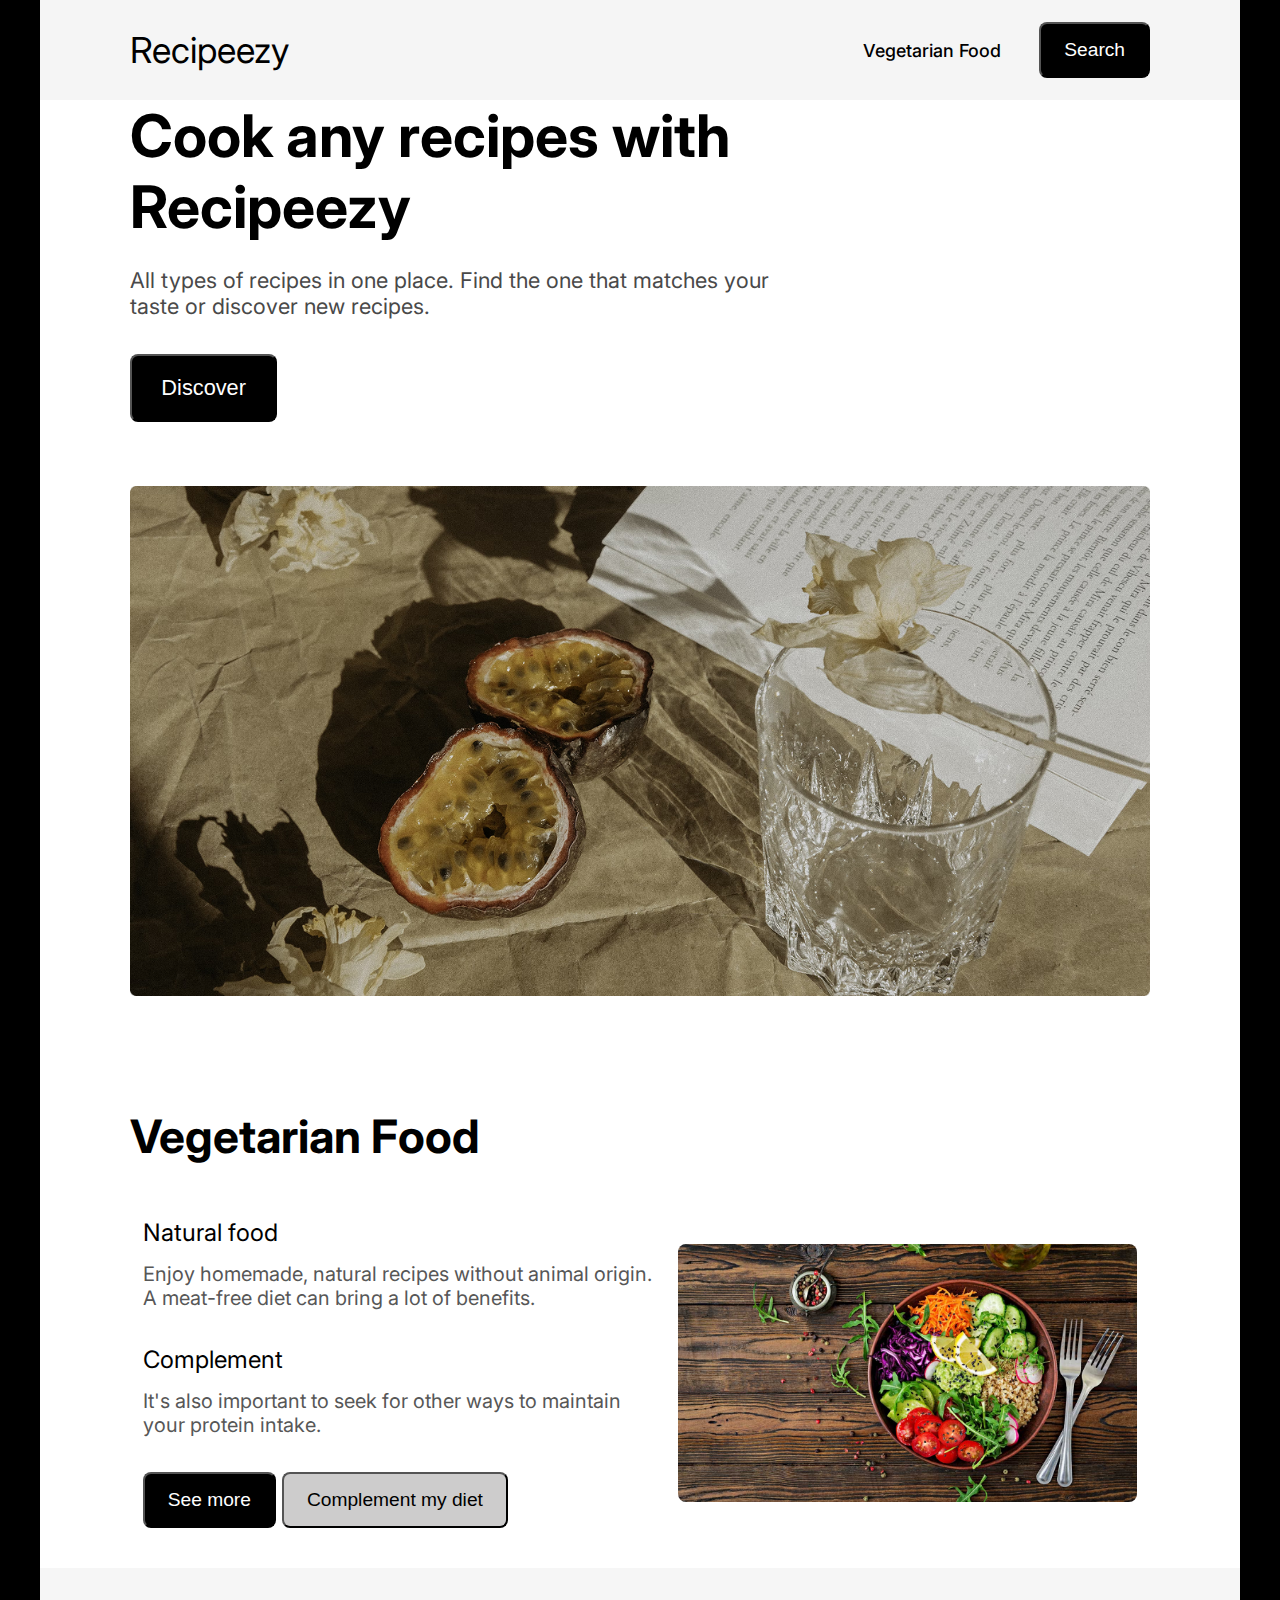
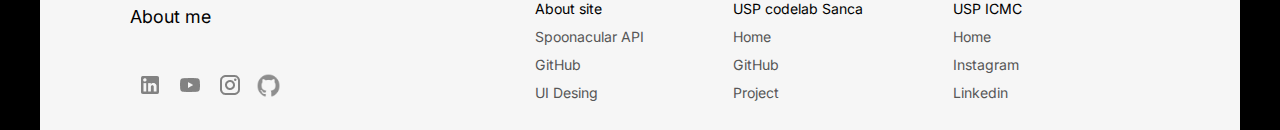
<file: index.html>
<!DOCTYPE html>
<html lang="en">
<head>
    <meta charset="UTF-8">
    <meta name="viewport" content="width=device-width, initial-scale=1.0">
    <title>Recipeezy</title>
    <link rel="stylesheet" href="style.css">
    <link rel="preconnect" href="https://fonts.googleapis.com">
    <link rel="preconnect" href="https://fonts.gstatic.com" crossorigin>
    <link href="https://fonts.googleapis.com/css2?family=Inter:ital,opsz,wght@0,14..32,100..900;1,14..32,100..900&family=Ubuntu+Sans:ital,wght@0,100..800;1,100..800&display=swap" rel="stylesheet">
</head>
<body>
    <div id="black-strips">
        
        <main>
            
            <header id="main_header">
                <p  onclick="carregarHome()" id="site-name">Recipeezy</p>

                <nav>
                    <div class="page-btn" id="nav-veg-btn">Vegetarian Food</div>
                    <!-- <div class="page-btn">Page 2</div>
                    <div class="page-btn">Page 3</div> -->
                    <button id="search-btn" class="btn">Search</button>
                </nav>

            </header>
            
            <div id="conteudo-pagina">
                <section id="landing-page-section">
                    <p id="landing-page-title">Cook any recipes with Recipeezy</p>
                    <p class="texto-normal" style="padding-bottom: 20px;">All types of recipes in one place. Find the one that matches your taste or discover new recipes.</p>
                    <button class="btn" id="landing-page-btn">Discover</button>
                </section>

                <img src="src/imagens/imagem_provisoria.png" id="main-img" alt="Decoration image">

                <section id="vegetarian-food">
                    <p class="section-heading">Vegetarian Food</p>

                    <div class="container-horizontal">
                        <div id="textos-vegetariano">
                            <p class="subheading">Natural food</p>
                            <p class="texto-normal2">Enjoy homemade, natural recipes without animal origin. A meat-free diet can bring a lot of benefits.</p>
                            <p class="subheading">Complement</p>
                            <p class="texto-normal2">It's also important to seek for other ways to maintain your protein intake.</p>
                            <button class="btn" id="veg-btn">See more</button>
                            <button class="btn" id="complement-btn">Complement my diet</button>
                
                        </div>
                        <img src="src/imagens/veg_food1.jpg" id="veg-img" alt="Some vegetarian meal image">
                    </div>

                </section>

                <p id="div-invisible"></p>
            </div>

        </main>

        <footer>
            
            <div id="footer-left">
                
                <p id="footer-site-name">About me</p>
                
                <div id="socials-div">
                    <a href="https://www.linkedin.com/in/erik-min-soo-chung-222098364/"> <img class="icon" src="src/imagens/linkedin.png"> </a>
                    <a href="https://www.youtube.com/@erikchungviolinsoloist1429"> <img class="icon" src="src/imagens/youtube.png"> </a>
                    <a href="https://www.instagram.com/erik.minsoo/"> <img class="icon" src="src/imagens/insta.png"> </a>
                    <a href="https://github.com/ViolinSoloist"> <img class="icon" id="github-icon" src="src/imagens/icone-github-grise.png"> </a>
                </div>

            </div> 

            <div id="footer-right">
                <article class="article-topic" class="texto-normal2">
                    About site
                    <a href="https://spoonacular.com/food-api" class="texto-normal2 subtopic">Spoonacular API</a>
                    <a href="https://github.com/ViolinSoloist/recipeezy" class="texto-normal2 subtopic">GitHub</a>
                    <a href="https://www.figma.com" class="texto-normal2 subtopic hover">UI Desing</a> 
                </article>

                <article class="article-topic" class="texto-normal2">
                    USP codelab Sanca
                    <a href="https://codelab.icmc.usp.br/" class="texto-normal2 subtopic">Home</a>
                    <a href="https://github.com/USPCodeLabSanca" class="texto-normal2 subtopic">GitHub</a>
                    <a href="https://uspcodelabsanca.notion.site/Projeto-do-Curso-1f18def36c1680e182e1c0ac4aa8ab7d" class="texto-normal2 subtopic">Project</a> 
                </article>

                <article class="article-topic" class="texto-normal2">
                    USP ICMC
                    <a href="https://www.icmc.usp.br/" class="texto-normal2 subtopic">Home</a>
                    <a href="https://www.instagram.com/icmc.usp/?hl=en" class="texto-normal2 subtopic">Instagram</a>
                    <a href="https://br.linkedin.com/school/icmc-usp/" class="texto-normal2 subtopic">Linkedin</a> 
                </article>

            </div>

        </footer>

    </div>


    <div id="search-modal-overlay" class="modal-overlay hidden"> 
        <div id="search-modal-content"> 
            <form id="search-form"> 
                <input type="text" id="search-input" placeholder="What is in your mind?" autocomplete="off">
                <button type="submit" class="btn" id="confirm-search-btn">Search</button>
            </form>
        </div>
    </div>

    <script src="main.js"></script>   <script src="script.js"></script>
</body>
</html>
</file>
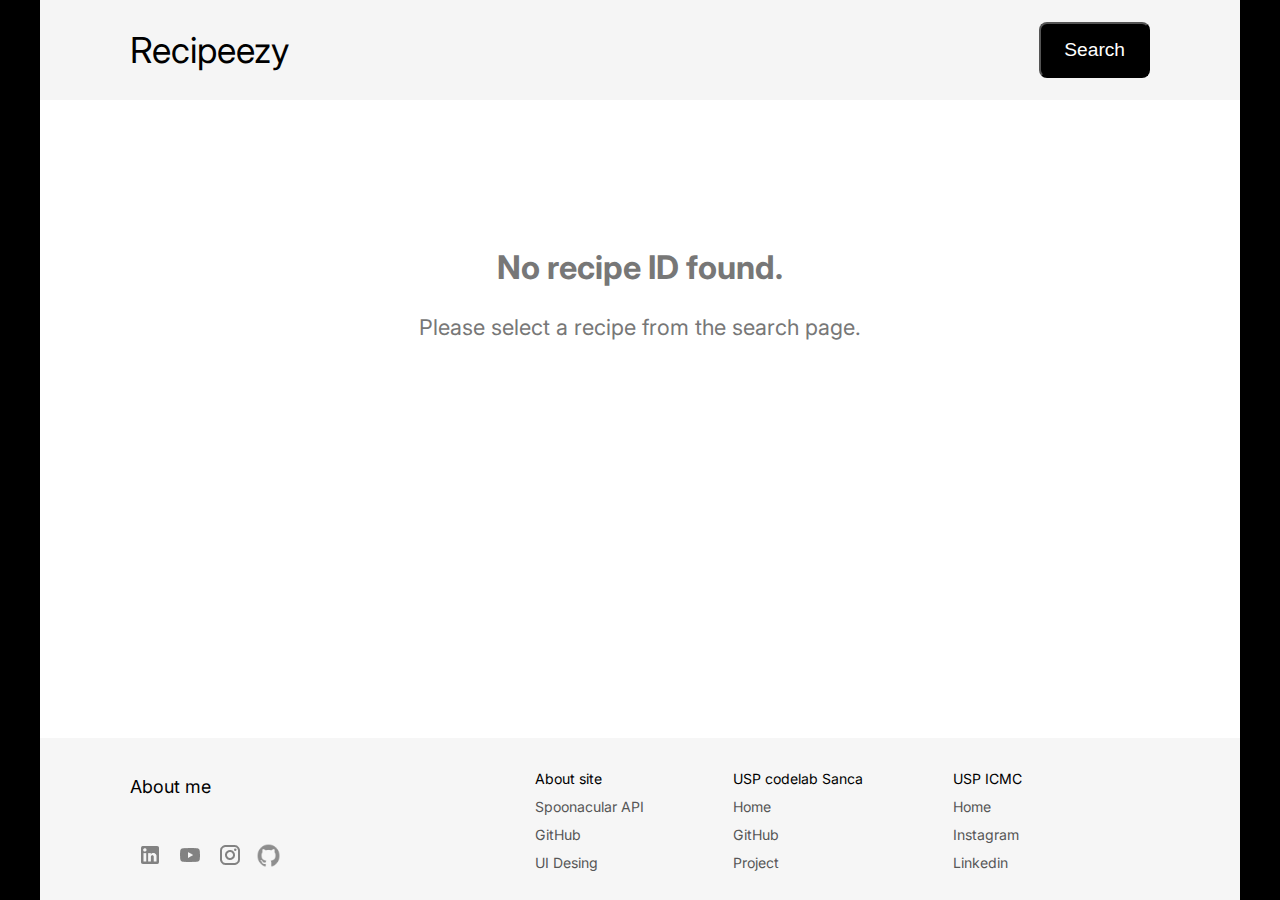
<file: detalhe-receita.html>
<!DOCTYPE html>
<html lang="en">
<head>
    <meta charset="UTF-8">
    <meta name="viewport" content="width=device-width, initial-scale=1.0">
    <title>Recipe Details - Recipeezy</title>
    <link rel="stylesheet" href="style.css">
    <link rel="preconnect" href="https://fonts.googleapis.com">
    <link rel="preconnect" href="https://fonts.gstatic.com" crossorigin>
    <link href="https://fonts.googleapis.com/css2?family=Inter:ital,opsz,wght@0,14..32,100..900;1,14..32,100..900&family=Ubuntu+Sans:ital,wght@0,100..800;1,100..800&display=swap" rel="stylesheet">
</head>
<body>
    <div id="black-strips">
        <main>
            <header id="main_header">
                <p id="site-name">Recipeezy</p>
                <nav>
                    <button id="search-btn" class="btn">Search</button>
                </nav>
            </header>
            
            <div id="recipe-detail-content">
                </div>
            
        </main>
        
        <footer id="main_footer">
            <div id="footer-left">
                
                <p id="footer-site-name">About me</p>
                
                <div id="socials-div">
                    <a href="https://www.linkedin.com/in/erik-min-soo-chung-222098364/"> <img class="icon" src="src/imagens/linkedin.png"> </a>
                    <a href="https://www.youtube.com/@erikchungviolinsoloist1429"> <img class="icon" src="src/imagens/youtube.png"> </a>
                    <a href="https://www.instagram.com/erik.minsoo/"> <img class="icon" src="src/imagens/insta.png"> </a>
                    <a href="https://github.com/ViolinSoloist"> <img class="icon" id="github-icon" src="src/imagens/icone-github-grise.png"> </a>
                </div>

            </div> 

            <div id="footer-right">
                <article class="article-topic" class="texto-normal2">
                    About site
                    <a href="https://spoonacular.com/food-api" class="texto-normal2 subtopic">Spoonacular API</a>
                    <a href="https://violinsoloist.github.io/" class="texto-normal2 subtopic">GitHub</a>
                    <a href="https://www.figma.com" class="texto-normal2 subtopic hover">UI Desing</a> 
                </article>

                <article class="article-topic" class="texto-normal2">
                    USP codelab Sanca
                    <a href="https://codelab.icmc.usp.br/" class="texto-normal2 subtopic">Home</a>
                    <a href="https://github.com/USPCodeLabSanca" class="texto-normal2 subtopic">GitHub</a>
                    <a href="https://uspcodelabsanca.notion.site/Projeto-do-Curso-1f18def36c1680e182e1c0ac4aa8ab7d" class="texto-normal2 subtopic">Project</a> 
                </article>

                <article class="article-topic" class="texto-normal2">
                    USP ICMC
                    <a href="https://www.icmc.usp.br/" class="texto-normal2 subtopic">Home</a>
                    <a href="https://www.instagram.com/icmc.usp/?hl=en" class="texto-normal2 subtopic">Instagram</a>
                    <a href="https://br.linkedin.com/school/icmc-usp/" class="texto-normal2 subtopic">Linkedin</a> 
                </article>

            </div>

        </footer>
    </div>

    <div id="search-modal-overlay" class="modal-overlay hidden"></div>
    
    <script src="main.js"></script>
    <script src="detalhe-receita.js"></script>
</body>
</html>
</file>
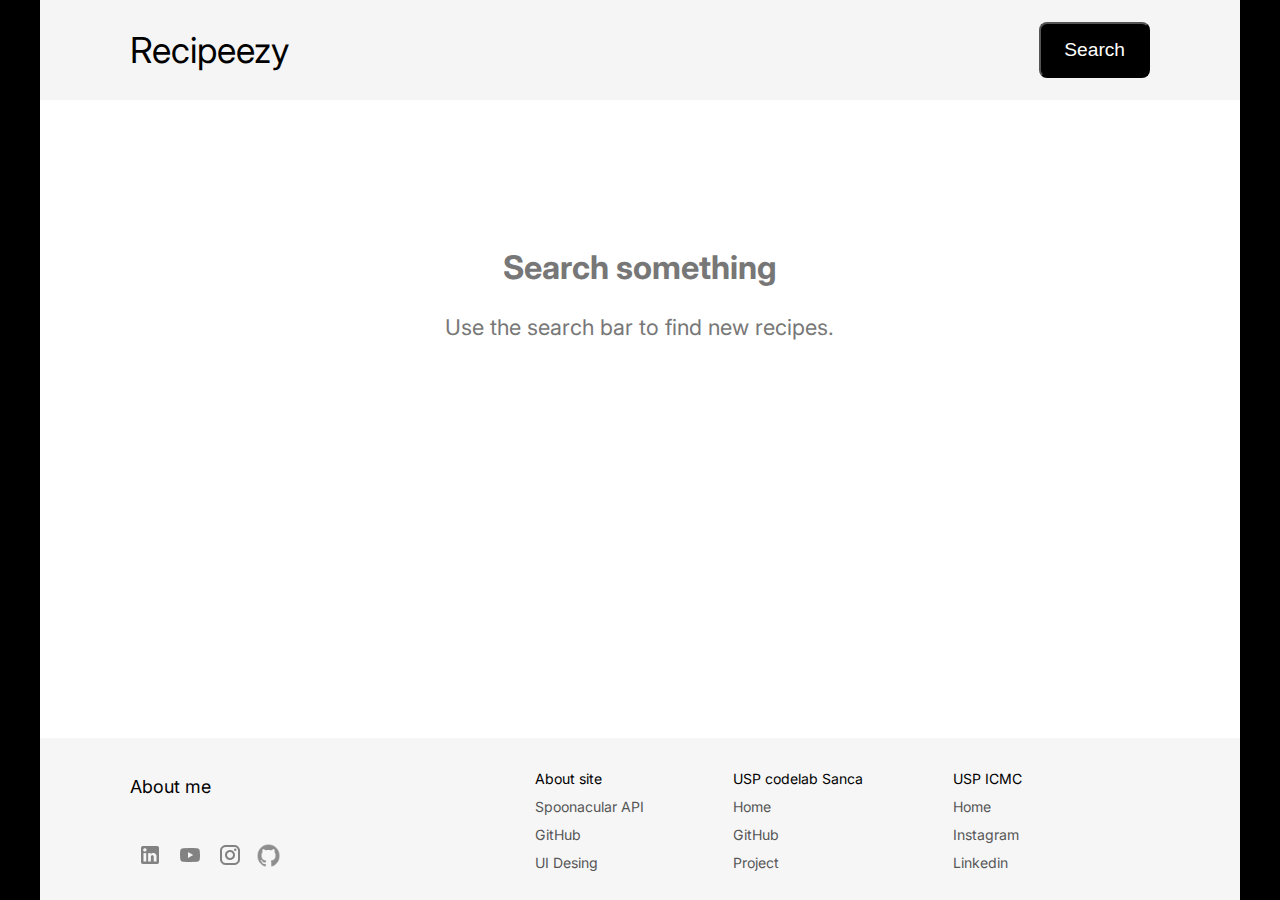
<file: search.html>
<!DOCTYPE html>
<html lang="en">
<head>
    <meta charset="UTF-8">
    <meta name="viewport" content="width=device-width, initial-scale=1.0">
    <title>Search Results - Recipeezy</title>
    <link rel="stylesheet" href="style.css">

    <link rel="preconnect" href="https://fonts.googleapis.com">
    <link rel="preconnect" href="https://fonts.gstatic.com" crossorigin>
    <link href="https://fonts.googleapis.com/css2?family=Inter:ital,opsz,wght@0,14..32,100..900;1,14..32,100..900&family=Ubuntu+Sans:ital,wght@0,100..800;1,100..800&display=swap" rel="stylesheet">
</head>
<body>
    <div id="black-strips">
        <main>
            <header id="main_header">
                <p id="site-name">Recipeezy</p>

                <nav>
                    <!-- <div class="page-btn" id="nav-veg-btn">Vegetarian Food</div> -->
                    <!-- <div class="page-btn">Page 2</div>
                    <div class="page-btn">Page 3</div> -->
                    <button id="search-btn" class="btn">Search</button>
                </nav>
            </header>
            
            <div id="search-page-content"></div>
            <div id="load-more-container"></div>
            
        </main>
        
        <footer id="main_footer">
            <div id="footer-left">
                
                <p id="footer-site-name">About me</p>
                
                <div id="socials-div">
                    <a href="https://www.linkedin.com/in/erik-min-soo-chung-222098364/"> <img class="icon" src="src/imagens/linkedin.png"> </a>
                    <a href="https://www.youtube.com/@erikchungviolinsoloist1429"> <img class="icon" src="src/imagens/youtube.png"> </a>
                    <a href="https://www.instagram.com/erik.minsoo/"> <img class="icon" src="src/imagens/insta.png"> </a>
                    <a href="https://github.com/ViolinSoloist"> <img class="icon" id="github-icon" src="src/imagens/icone-github-grise.png"> </a>
                </div>

            </div> 

            <div id="footer-right">
                <article class="article-topic" class="texto-normal2">
                    About site
                    <a href="https://spoonacular.com/food-api" class="texto-normal2 subtopic">Spoonacular API</a>
                    <a href="https://violinsoloist.github.io/" class="texto-normal2 subtopic">GitHub</a>
                    <a href="https://www.figma.com" class="texto-normal2 subtopic hover">UI Desing</a> 
                </article>

                <article class="article-topic" class="texto-normal2">
                    USP codelab Sanca
                    <a href="https://codelab.icmc.usp.br/" class="texto-normal2 subtopic">Home</a>
                    <a href="https://github.com/USPCodeLabSanca" class="texto-normal2 subtopic">GitHub</a>
                    <a href="https://uspcodelabsanca.notion.site/Projeto-do-Curso-1f18def36c1680e182e1c0ac4aa8ab7d" class="texto-normal2 subtopic">Project</a> 
                </article>

                <article class="article-topic" class="texto-normal2">
                    USP ICMC
                    <a href="https://www.icmc.usp.br/" class="texto-normal2 subtopic">Home</a>
                    <a href="https://www.instagram.com/icmc.usp/?hl=en" class="texto-normal2 subtopic">Instagram</a>
                    <a href="https://br.linkedin.com/school/icmc-usp/" class="texto-normal2 subtopic">Linkedin</a> 
                </article>

            </div>

        </footer>
    </div>

    <div id="search-modal-overlay" class="modal-overlay hidden"> 
    
    </div>
    
    <script src="main.js"></script>  <script src="search-page.js"></script>
    
</body>
</html>
</file>
<file: style.css>
html {
    scroll-behavior: smooth;
}

body {
    background-color: black;
    font-family: 'Inter';
    font-size: clamp(12px, 1.7vw, 1.7vw);
    margin: 0;
}

#black-strips {
    width: 93.7%;
    margin: 0 auto; 
    padding: 0;
    background-color: white;
    min-height: 100vh; /* cobrir tela toda */
    display: flex;
    flex-direction: column;
    justify-content: space-between;
}

main {
    padding: 100px 7vw 0 7vw;
    height: fit-content
}

header {
    position: fixed;
    top: 0;
    left: 0;
    right: 0;
    width: 93.7%; 
    margin: 0 auto; 
    background-color: rgb(245, 245, 245); 
    z-index: 500; 
    transition: transform 0.4s ease-in-out; 

    /* Suas propriedades existentes */
    height: 100px;
    display: flex;
    flex-direction: row;
    justify-content: space-between;
    align-items: center;
    font-size: xx-large;
    padding: 0 7vw; 
    box-sizing: border-box;
}

nav {
    display: flex;
    flex-direction: row;
    gap: 3vw;
}

.btn {
    font-size: clamp(10px, 1.5vw, 1.5vw);
    color: white;
    padding: clamp(10px, 1.2vw, 1.2vw) clamp(15px, 1.8vw, 1.8vw) clamp(10px, 1.2vw, 1.2vw) clamp(15px, 1.8vw, 1.8vw);
    border-radius: 8px;
    background-color: black;
}

.btn:hover {
    opacity: 70%;
    cursor: pointer;    
}

.page-btn {
    display: flex;
    align-self: center;
    font-size: clamp(12px, 1.4vw, 1.4vw);
    font-weight: 500;
}

.page-btn:hover {
    text-decoration: underline;
    opacity: 70%;
    cursor: pointer;
}

#site-name {
    font-size: clamp(20px, 2.8vw, 2.8vw);
}

#site-name:hover {
    text-decoration: underline;
    cursor: pointer;
}

#landing-page-section {
    width: clamp(300px, 52.5vw, 52.5vw);
    /* background-color: antiquewhite; */
    height: fit-content;
    margin-bottom: clamp(50px, 5vw, 5vw);
}

#landing-page-title {
    font-size: clamp(32px, 4.6vw, 4.6vw);
    font-weight: bold;
    margin: 0;
    margin-bottom: 25px;
}

.texto-normal {
    color: rgb(73, 73, 73);
    margin: 0;
    margin-bottom: 15px;

}

.texto-normal2 {
    color: rgb(87, 87, 87);
    margin-top: 0;
    margin-bottom: 35px;
    font-size: 20px;
}


#landing-page-btn {
    font-size: clamp(12px, 1.7vw, 1.7vw);
    font-weight: 0;
    padding: clamp(14px, 1.5vw, 2vw) clamp(18px, 2.3vw, 2.3vw) clamp(14px, 1.5vw, 2vw) clamp(18px, 2.3vw, 2.3vw);
    /* max-width: 140px; */
}

#main-img {
    width: 100%;
    position: relative;
    margin-bottom: 60px;
}

/* ========= comida vegetariana =========*/
#textos-vegetariano {
    width: 50%;
}

.container-horizontal{
    display: flex;
    flex-direction: row;
    align-items: center;
    justify-content: space-around;
}

.section-heading{
    font-size: clamp(30px, 3.6vw, 3.6vw);
    font-weight: bold;
    margin-bottom: 54px;
}

.subheading {
    font-size: 24px;
    margin-bottom: 15px;
    margin-top: 0px;
}

#veg-img{
    width: 45%;
    border-radius: 8px;
}

#complement-btn {
    background-color: #cdcccc;
    color: black;
}


#div-invisible{
    height: 40px;
    margin: 0;
}

/* ======= footer ======= */
footer{
    background-color: #f6f6f6;
    padding: 20px 7vw 0px 7vw;
    display: flex;
    flex-direction: row;
    justify-content: space-between;
}

#footer-left {
    width: 40%;
}

#footer-site-name {
    font-size: clamp(12px, 1.4vw, 1.4vw);
}

#socials-div {
    padding-top: 20px;
    padding-bottom: 20px;
    display: flex;
    flex-direction: row;
    align-items: center;
}

#github-icon {
    max-width: 25px;
    margin-left: 6px;
}

.icon:hover {
    opacity: 70%;
    cursor: pointer;
}

#footer-right {
    padding-bottom: 30px;
    padding-right: 10vw;
    display: flex;
    flex-direction: row;
    justify-content: end;
    width: 60vw;
    gap: 7vw;
}

.article-topic {
    color: black;
    font-size: clamp(10px, 1.1vw, 1.1vw);
    height: 90%;
    margin-top: 12px;
    margin-bottom: 0;
    /* padding-bottom: 10px; */
    display: flex;
    flex-direction: column;
    justify-content:space-between;
    align-items: flex-start;
}

.subtopic{
    font-size: clamp(10px, 1.1vw, 1.1vw);
    text-decoration: none; 
    margin: 0;
}

.subtopic:hover {
    cursor: pointer;
    text-decoration: underline;
    opacity: 85%;
}


/* ===================================== */
/* =========== PÁGINA BUSCA ============ */
/* ===================================== */

/*container principal*/
#search-page-content {
    padding-top: 40px;
}

/* Cabeçalho da seção de resultados */
.search-results-header {
    margin-bottom: 50px;
    border-bottom: 1px solid #e0e0e0;
    padding-bottom: 20px;
    
    /* Novas propriedades */
    display: flex;
    justify-content: space-between; 
    align-items: center;
    flex-wrap: wrap;              
    gap: 20px;
}

#protein-filter-form {
    display: flex;
    align-items: center;
    gap: 10px;
}

#protein-filter-form label {
    font-size: clamp(14px, 1.2vw, 16px);
    font-weight: 500;
    color: #333;
}

#protein-filter-form input {
    width: 70px; 
    padding: 8px 10px;
    font-size: 16px;
    border-radius: 6px;
    border: 1px solid #ccc;
    font-family: 'Inter', sans-serif;
}

#protein-filter-form button {
    padding: 8px 15px; 
    font-size: 14px;
}

.search-results-header #header-left {
    width: fit-content;
}

#header-left h1 {
    font-size: clamp(28px, 3.2vw, 48px);
    margin: 0;
    font-weight: 700;
    width: fit-content;
}

#header-left p {
    font-size: clamp(14px, 1.2vw, 18px);
    color: #555;
    margin: 5px 0 0 0;
    width: fit-content;
}


#header-right .page-nav-btn {
    padding: 0.5vw 0.6vw 0.5vw 0.6vw;
    background-color: #444444;
}

/* Grid cartões de receita */
#results-container-grid {
    display: grid;
    /* colunas de no mínimo 280px, peguei inspiração da seção de vídeos do youtube pc */
    grid-template-columns: repeat(auto-fit, minmax(280px, 1fr));
    gap: 40px;
}


.recipe-card {
    background-color: #ffffff;
    border-radius: 12px;
    overflow: hidden;
    box-shadow: 0 8px 16px rgba(0, 0, 0, 0.15);
    transition: transform 0.3s ease, box-shadow 0.3s ease;
    display: flex;
    flex-direction: column;
    text-decoration: none; /* Remove sublinhado se usarmos <a> */
    color: inherit;
}

.recipe-card:hover {
    transform: translateY(-8px);
    box-shadow: 0 12px 24px rgba(0, 0, 0, 0.35);
    cursor: pointer;
}

.recipe-card-image-wrapper {
    width: 100%;
    height: 200px;
    position: relative;
    overflow: hidden;
}

.recipe-card-image-wrapper img {
    width: 100%;
    height: 100%;
    object-fit: cover; 
    transition: transform 0.4s ease;
}

.recipe-card:hover .recipe-card-image-wrapper img {
    transform: scale(1.1); /* Efeito de zoom sutil na imagem */
}

.recipe-card-content {
    padding: 20px;
    display: flex;
    flex-direction: column;
    flex-grow: 1; /* Faz este conteúdo ocupar o espaço restante */
}

.recipe-card-content h3 {
    font-size: clamp(18px, 1.5vw, 20px);
    margin: 0 0 10px 0;
    font-weight: 600;
    line-height: 1.4;
}


/* ========= SEE MORE =============*/
#load-more-container {
    text-align: center;
    padding: 40px 0;
}

#load-more-btn {
    /* Reutiliza a classe .btn e adiciona um tamanho de fonte maior */
    font-size: clamp(16px, 1.4vw, 20px);
    padding: 15px 40px;
}

/* Estilo para quando o botão estiver carregando */
#load-more-btn:disabled {
    background-color: #555;
    cursor: wait;
    opacity: 0.7;
}

/* ===================== botão voltar ao topo =====================*/
#load-more-container {

    display: flex;
    justify-content: center; 
    align-items: center;
    gap: 1.5vw; 
    padding: 3vw;
}


.btn.btn-secondary {
    background-color: #707070; 
    color: white; 
    padding: 14px 32px;
    font-size: clamp(16px, 1.4vw, 20px);
}

/* Efeito hover para o novo botão */
.btn.btn-secondary:hover {
    background-color: #5a5a5a; 
    opacity: 1; 
}


/* ============== Feedback usuário (carregando, erro, sem resultados) ============ */
.feedback-container {
    text-align: center;
    padding: 80px 20px;
    color: #777;
}

/* MÓ LEGAL ESSA ANIMAÇÃOZINHA PRA CARREGANDO */
.loader {
    width: 50px;
    height: 50px;
    border: 5px solid #f3f3f3;
    border-top: 5px solid #3498db;
    border-radius: 50%;
    margin: 0 auto 20px auto;
    animation: spin 1s linear infinite;
}

@keyframes spin {
    0% { transform: rotate(0deg); }
    100% { transform: rotate(360deg); }
}


/* ========= efeitos =========== */
.header-hidden {
    transform: translateY(-100%); /* Desliza o header para cima em 100% de sua altura */
}

/* ===================================== */
/* ==== ESTILOS DA PÁGINA DE DETALHES ==== */
/* ===================================== */

#recipe-detail-content {
    padding-top: 40px;
    max-width: 900px; /* Limita a largura do conteúdo para melhor leitura */
    margin: 0 auto; /* Centraliza o conteúdo */
}

.recipe-detail-header {
    text-align: center;
    margin-bottom: 30px;
}

.recipe-detail-header h1 {
    font-size: clamp(28px, 4vw, 48px);
    margin-bottom: 25px;
}

.recipe-detail-image {
    width: 100%;
    max-height: 500px;
    object-fit: cover;
    border-radius: 12px;
}

.quick-info-bar {
    display: flex;
    justify-content: center;
    gap: 40px;
    padding: 20px;
    background-color: #f8f8f8;
    border-radius: 8px;
    margin-bottom: 30px;
    font-weight: 500;
}

.quick-info-bar span {
    font-size: clamp(16px, 1.5vw, 18px);
}

.recipe-summary {
    font-size: 18px;
    line-height: 1.7;
    color: #333;
    margin-bottom: 40px;
}
.recipe-summary a {
    color: #0066cc;
    font-weight: 600;
}

.recipe-columns {
    display: grid;
    grid-template-columns: 1fr 2fr; /* Coluna de ingredientes ocupa 1/3 e instruções 2/3 */
    gap: 40px;
}

.recipe-ingredients h2, .recipe-instructions h2 {
    font-size: 28px;
    border-bottom: 2px solid #eee;
    padding-bottom: 10px;
    margin-bottom: 20px;
}

.recipe-ingredients ul, .recipe-instructions ol {
    padding-left: 20px;
    line-height: 1.8;
}

.recipe-ingredients ul li, .recipe-instructions ol li {
    margin-bottom: 15px;
}

/* Responsividade para a página de detalhes */
@media (max-width: 768px) {
    .recipe-columns {
        grid-template-columns: 1fr; /* As colunas ficam uma sobre a outra */
    }
}


/* ================================== */
/* ======= ESTILOS DO MODAL ========= */
/* ================================== */
.hidden {
    display: none !important;
}

/* Fundo preto */
.modal-overlay {
    position: fixed; 
    top: 0;
    left: 0;
    width: 100%;
    height: 100%;
    background-color: rgba(0, 0, 0, 0.7);
    z-index: 1000; 
    

    display: flex;
    justify-content: center;
    align-items: flex-start; 
    padding-top: 15vh; 
}

/* caixa branca (main-container) */
#search-modal-content {
    background-color: white;
    padding: 30px 40px;
    border-radius: 8px;
    box-shadow: 0 5px 15px rgba(0,0,0,0.3);
    width: 100%;
    max-width: 600px; 
    top: 50%;
    left: 50%;
}

/* formulário dentro do modal */
#search-form {
    display: flex;
    width: 100%;
    gap: 15px; 
}

/* campo de texto para digitar */
#search-input {
    flex-grow: 1;
    font-family: 'Inter', sans-serif;
    font-size: 20px;
    padding: 12px 15px;
    border: 1px solid #ccc;
    border-radius: 8px;
    outline: none;
}

#search-input:focus {
    border-color: #333;
}

/* botão de busca do modal */
#confirm-search-btn {
    flex-shrink: 0; /* não pode encolher */
}

/* ===================== página de detalhes da receita ===================== */

/* Container principal da receita */
.recipe-detail-container {
    max-width: 900px;
    margin: 40px auto; /* 40px de margem em cima/baixo, centralizado nas laterais */
    padding: 30px;
    background-color: #ffffff;
    border-radius: 10px;
    box-shadow: 0 4px 15px rgba(0, 0, 0, 0.1);
}

.recipe-detail-container h1 {
    font-size: 2.5rem; /* 40px */
    color: #333;
    text-align: center;
    margin-bottom: 25px;
}

/* Imagem da receita */
.recipe-image img {
    width: 100%;
    height: auto;
    border-radius: 8px;
    margin-bottom: 30px;
}

/* Container para agrupar ingredientes e instruções */
.recipe-content {
    display: flex;
    flex-wrap: wrap; /* Permite que os itens quebrem para a linha de baixo em telas menores */
    gap: 40px; /* Espaço entre as colunas de ingredientes e instruções */
}

/* Estilos para as seções de ingredientes e instruções */
.ingredients, .instructions {
    flex: 1; /* Faz com que ambas as seções tentem ocupar o mesmo espaço */
    min-width: 300px; /* Largura mínima antes de quebrar a linha */
}

.recipe-content h2 {
    font-size: 1.8rem; /* 28px */
    color: #c0392b;
    margin-bottom: 20px;
    border-bottom: 2px solid #f0f0f0;
    padding-bottom: 10px;
}

.recipe-content h2 i {
    margin-right: 10px; /* Espaço entre o ícone e o texto do título */
}

.recipe-content h3 {
    font-size: 1.2rem;
    color: #555;
    margin-top: 25px;
    margin-bottom: 10px;
}

/* Estilos para as listas de ingredientes e instruções */
.ingredients ul, .instructions ol {
    list-style-position: inside;
    padding-left: 5px;
}

.ingredients li, .instructions li {
    font-size: 1rem;
    line-height: 1.8;
    color: #555;
    margin-bottom: 10px;
}



/* ===================================== */
/* ============= MOBILE CSS ============ */
/* ===================================== */

@media only screen and (max-width: 600px) {
    
    .page-btn {
        display: flex;
        align-self: center;
        flex-wrap: wrap;
        width: 80px;
        font-size: clamp(12px, 1.4vw, 1.4vw);
        font-weight: 500;
    }

    .container-horizontal {
        flex-direction:column-reverse;
        align-items: start;
    }

    #textos-vegetariano {
        width: 100%;
    }

    #veg-img {
        width: 80%;
        align-self: center;
        margin-bottom: 30px;
    }

    .section-heading {
        margin: auto;
        margin-bottom: 30px;
        margin-top: 30px;
        width: fit-content;
    }


    .subheading {
        font-size: 20px;
    }

    .icon {
        width: 20px;
    }

    #footer-right {
        padding-right: 0;
    }

    #socials-div {
        gap: 0px;
    }

    #github-icon {
        max-width: 13px;
        margin-left: 4px;
    }

    #veg-btn {
        margin-right: 20px;
    }

}
</file>
